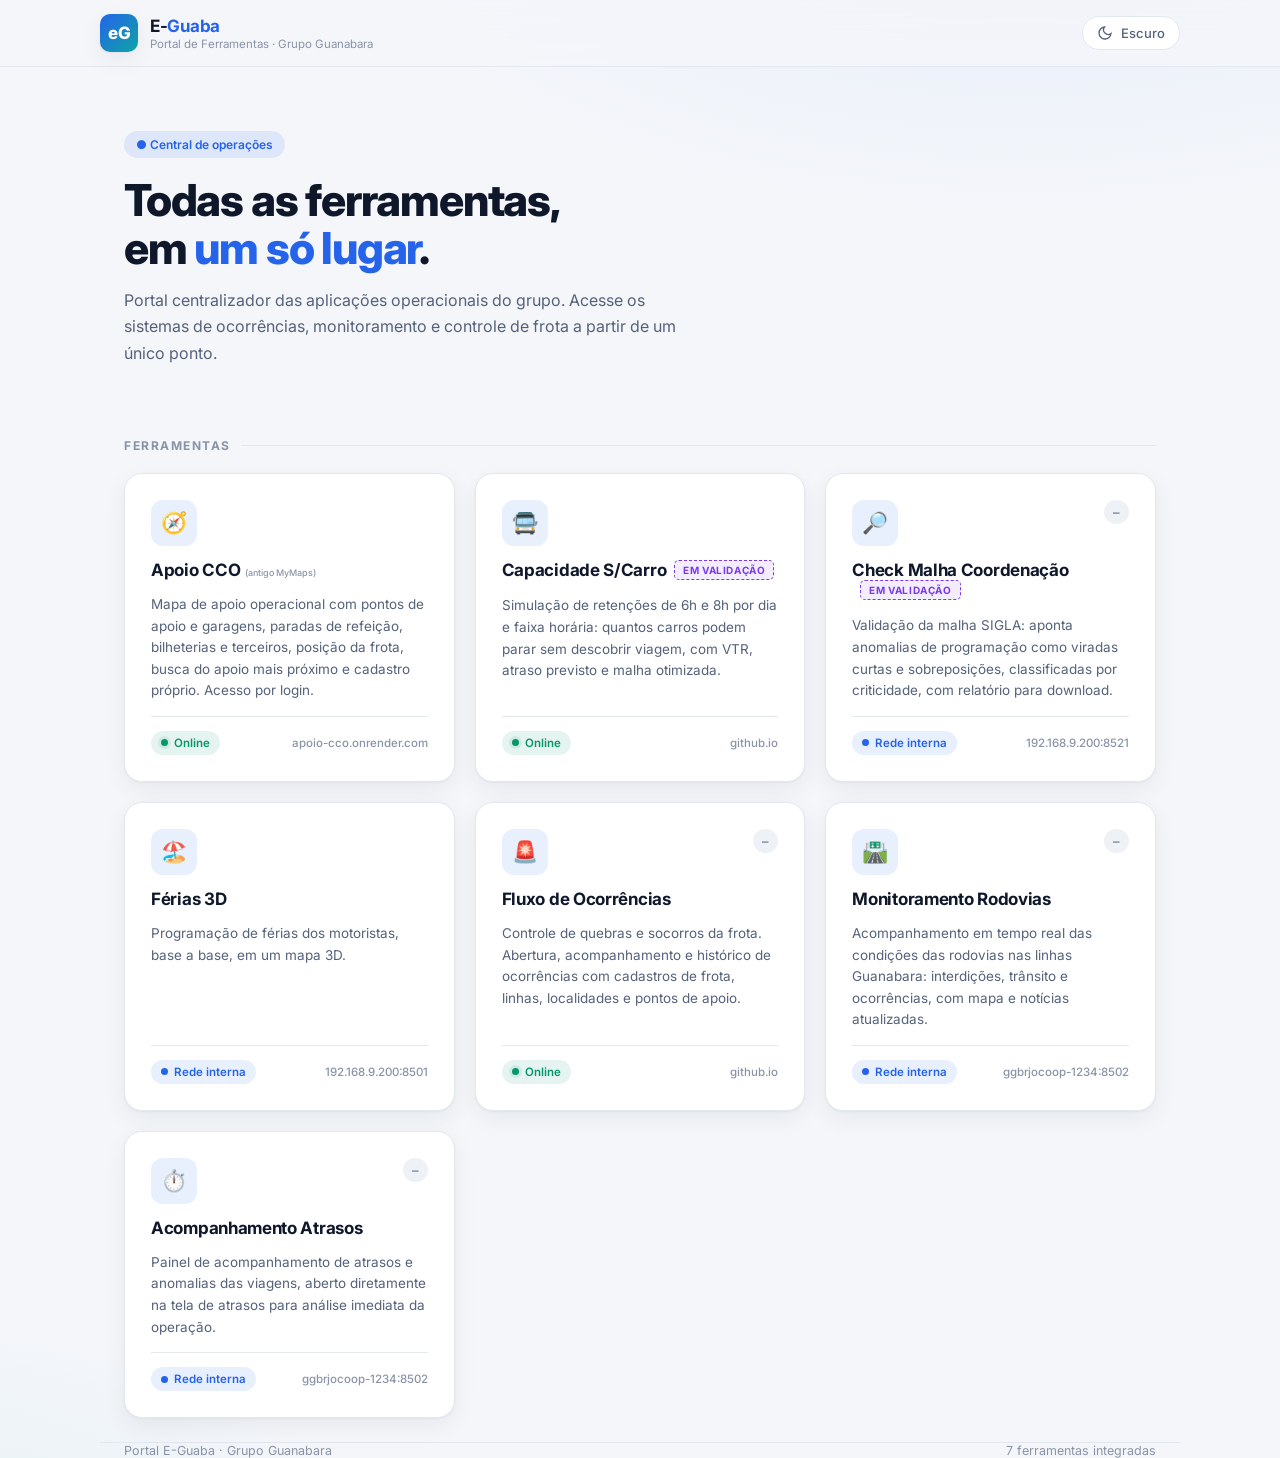
<file: eguaba.html>
<!DOCTYPE html>
<html lang="pt-BR" data-theme="light">
<head>
<meta charset="UTF-8">
<meta name="viewport" content="width=device-width, initial-scale=1.0">
<title>Portal E-Guaba</title>
<link rel="preconnect" href="https://fonts.googleapis.com">
<link rel="preconnect" href="https://fonts.gstatic.com" crossorigin>
<link href="https://fonts.googleapis.com/css2?family=Inter:wght@400;500;600;700;800&display=swap" rel="stylesheet">
<style>
  :root {
    --bg: #f4f6fa;
    --bg-gradient: radial-gradient(1200px 600px at 80% -10%, rgba(37,99,235,.08), transparent 60%),
                   radial-gradient(900px 500px at -10% 110%, rgba(14,165,164,.07), transparent 60%);
    --surface: #ffffff;
    --surface-2: #eef1f6;
    --border: #e3e8f0;
    --text: #0f172a;
    --text-2: #55627a;
    --text-3: #8a94a8;
    --accent: #2563eb;
    --accent-soft: rgba(37,99,235,.10);
    --shadow: 0 1px 2px rgba(15,23,42,.04), 0 8px 24px rgba(15,23,42,.06);
    --shadow-hover: 0 4px 12px rgba(15,23,42,.08), 0 16px 40px rgba(15,23,42,.12);
    --online: #059669;
    --online-soft: rgba(5,150,105,.10);
    --local: #b45309;
    --local-soft: rgba(180,83,9,.10);
    --wip: #7c3aed;
    --wip-soft: rgba(124,58,237,.09);
  }
  [data-theme="dark"] {
    --bg: #0b1020;
    --bg-gradient: radial-gradient(1200px 600px at 80% -10%, rgba(59,130,246,.12), transparent 60%),
                   radial-gradient(900px 500px at -10% 110%, rgba(20,184,166,.08), transparent 60%);
    --surface: #121a30;
    --surface-2: #1a2440;
    --border: #232f4e;
    --text: #eef2fa;
    --text-2: #9fabc4;
    --text-3: #67748f;
    --accent: #60a5fa;
    --accent-soft: rgba(96,165,250,.12);
    --shadow: 0 1px 2px rgba(0,0,0,.25), 0 8px 24px rgba(0,0,0,.35);
    --shadow-hover: 0 4px 12px rgba(0,0,0,.35), 0 20px 48px rgba(0,0,0,.5);
    --online: #34d399;
    --online-soft: rgba(52,211,153,.12);
    --local: #fbbf24;
    --local-soft: rgba(251,191,36,.12);
    --wip: #c4b5fd;
    --wip-soft: rgba(167,139,250,.14);
  }
  * { margin: 0; padding: 0; box-sizing: border-box; }
  html { scroll-behavior: smooth; }
  body {
    font-family: 'Inter', system-ui, -apple-system, sans-serif;
    background: var(--bg);
    background-image: var(--bg-gradient);
    color: var(--text);
    min-height: 100vh;
    transition: background .3s, color .3s;
  }

  .container { max-width: 1080px; margin: 0 auto; padding: 0 24px; }

  /* Header */
  header {
    position: sticky; top: 0; z-index: 10;
    backdrop-filter: blur(12px);
    -webkit-backdrop-filter: blur(12px);
    background: color-mix(in srgb, var(--bg) 75%, transparent);
    border-bottom: 1px solid var(--border);
  }
  .header-inner {
    display: flex; align-items: center; justify-content: space-between;
    padding: 14px 0;
  }
  .brand { display: flex; align-items: center; gap: 12px; }
  .brand-mark {
    width: 38px; height: 38px; border-radius: 10px;
    background: linear-gradient(135deg, var(--accent), #0ea5a4);
    display: grid; place-items: center;
    color: #fff; font-weight: 800; font-size: 17px;
    letter-spacing: -.5px;
    box-shadow: var(--shadow);
  }
  .brand-name { font-weight: 700; font-size: 17px; letter-spacing: -.3px; }
  .brand-name span { color: var(--accent); }
  .brand-sub { font-size: 11.5px; color: var(--text-3); margin-top: 1px; }

  .theme-toggle {
    display: flex; align-items: center; gap: 8px;
    background: var(--surface); border: 1px solid var(--border);
    border-radius: 99px; padding: 8px 14px;
    cursor: pointer; color: var(--text-2);
    font-family: inherit; font-size: 13px; font-weight: 500;
    transition: all .2s;
  }
  .theme-toggle:hover { color: var(--text); border-color: var(--accent); }
  .theme-toggle svg { width: 16px; height: 16px; }

  /* Hero */
  .hero { padding: 64px 0 40px; }
  .hero-badge {
    display: inline-flex; align-items: center; gap: 6px;
    font-size: 12px; font-weight: 600; color: var(--accent);
    background: var(--accent-soft);
    padding: 6px 12px; border-radius: 99px;
    margin-bottom: 18px;
  }
  .hero h1 {
    font-size: clamp(30px, 5vw, 44px);
    font-weight: 800; letter-spacing: -1.2px; line-height: 1.1;
  }
  .hero h1 em { font-style: normal; color: var(--accent); }
  .hero p {
    margin-top: 14px; max-width: 560px;
    color: var(--text-2); font-size: 16px; line-height: 1.65;
  }

  /* Section label */
  .section-label {
    display: flex; align-items: center; gap: 10px;
    font-size: 12px; font-weight: 700; letter-spacing: 1.5px;
    text-transform: uppercase; color: var(--text-3);
    margin: 32px 0 20px;
  }
  .section-label::after { content: ""; flex: 1; height: 1px; background: var(--border); }

  /* Cards grid */
  .grid {
    display: grid;
    grid-template-columns: repeat(auto-fill, minmax(300px, 1fr));
    gap: 20px;
    padding-bottom: 24px;
  }
  .card {
    position: relative;
    background: var(--surface);
    border: 1px solid var(--border);
    border-radius: 18px;
    padding: 26px;
    display: flex; flex-direction: column; gap: 14px;
    box-shadow: var(--shadow);
    transition: transform .25s, box-shadow .25s, border-color .25s;
    text-decoration: none; color: inherit;
  }
  a.card:hover {
    transform: translateY(-4px);
    box-shadow: var(--shadow-hover);
    border-color: var(--accent);
  }
  .card-top { display: flex; align-items: flex-start; justify-content: space-between; }
  .card-icon {
    width: 46px; height: 46px; border-radius: 12px;
    display: grid; place-items: center;
    font-size: 21px;
    background: var(--accent-soft);
  }
  .card h3 { font-size: 17px; font-weight: 700; letter-spacing: -.3px; }
  .nota {
    margin-left: 5px;
    font-size: 9px; font-weight: 500;
    color: var(--text-3);
    letter-spacing: 0;
    vertical-align: baseline;
  }
  .tag-wip {
    display: inline-block; vertical-align: middle;
    margin-left: 8px; transform: translateY(-1px);
    font-size: 10px; font-weight: 700;
    letter-spacing: .6px; text-transform: uppercase;
    padding: 3px 8px; border-radius: 5px;
    color: var(--wip); background: var(--wip-soft);
    border: 1px dashed currentColor;
  }
  .card p { font-size: 13.5px; color: var(--text-2); line-height: 1.6; flex: 1; }
  .card-footer {
    display: flex; align-items: center; justify-content: space-between;
    padding-top: 14px; border-top: 1px solid var(--border);
  }
  .badge {
    display: inline-flex; align-items: center; gap: 6px;
    font-size: 11.5px; font-weight: 600;
    padding: 5px 10px; border-radius: 99px;
  }
  .badge .dot { width: 7px; height: 7px; border-radius: 50%; }
  .badge.online { color: var(--online); background: var(--online-soft); }
  .badge.online .dot { background: var(--online); box-shadow: 0 0 0 3px var(--online-soft); }
  .badge.local { color: var(--local); background: var(--local-soft); }
  .badge.local .dot { background: var(--local); }
  .badge.intranet { color: var(--accent); background: var(--accent-soft); }
  .badge.intranet .dot { background: var(--accent); }
  .card-host { font-size: 11.5px; color: var(--text-3); font-weight: 500; }
  /* Contador dinâmico (canto superior direito do card) */
  .metric-chip {
    display: inline-flex; align-items: baseline; gap: 4px;
    font-size: 11px; font-weight: 600;
    padding: 4px 9px; border-radius: 99px;
    background: var(--surface-2); color: var(--text-3);
    white-space: nowrap;
    transition: background .3s, color .3s;
  }
  .metric-chip .num {
    font-size: 13px; font-weight: 700;
    font-variant-numeric: tabular-nums;
  }
  .metric-chip.alert { background: var(--local-soft); color: var(--local); }
  .metric-chip.zero { background: var(--online-soft); color: var(--online); }
  .card.disabled { cursor: default; }
  .card.disabled:hover { transform: none; }

  /* Footer */
  footer {
    border-top: 1px solid var(--border);
    padding: 28px 0 36px;
    display: flex; align-items: center; justify-content: space-between;
    flex-wrap: wrap; gap: 10px;
    color: var(--text-3); font-size: 12.5px;
  }

  @media (max-width: 560px) {
    .hero { padding: 44px 0 28px; }
    .brand-sub { display: none; }
  }
</style>
</head>
<body>

<header>
  <div class="container header-inner">
    <div class="brand">
      <div class="brand-mark">eG</div>
      <div>
        <div class="brand-name">E-<span>Guaba</span></div>
        <div class="brand-sub">Portal de Ferramentas · Grupo Guanabara</div>
      </div>
    </div>
    <button class="theme-toggle" id="themeToggle" aria-label="Alternar tema">
      <svg id="themeIcon" viewBox="0 0 24 24" fill="none" stroke="currentColor" stroke-width="2" stroke-linecap="round"></svg>
      <span id="themeLabel">Escuro</span>
    </button>
  </div>
</header>

<main class="container">
  <section class="hero">
    <div class="hero-badge">● Central de operações</div>
    <h1>Todas as ferramentas,<br>em <em>um só lugar</em>.</h1>
    <p>Portal centralizador das aplicações operacionais do grupo. Acesse os sistemas de ocorrências, monitoramento e controle de frota a partir de um único ponto.</p>
  </section>

  <div class="section-label">Ferramentas</div>
  <div class="grid" id="toolsGrid"></div>
</main>

<footer class="container">
  <span>Portal E-Guaba · Grupo Guanabara</span>
  <span id="toolCount"></span>
</footer>

<script>
  // ── Ferramentas ──────────────────────────────────────────────
  // Para adicionar uma nova ferramenta ao portal, basta incluir
  // um novo objeto neste array. Nada mais precisa ser alterado.
  const TOOLS = [
    {
      name: "Apoio CCO",
      nota: "(antigo MyMaps)",
      icon: "🧭",
      description: "Mapa de apoio operacional com pontos de apoio e garagens, paradas de refeição, bilheterias e terceiros, posição da frota, busca do apoio mais próximo e cadastro próprio. Acesso por login.",
      url: "https://apoio-cco.onrender.com/",
      host: "apoio-cco.onrender.com",
      status: "online"
    },
    {
      name: "Capacidade S/Carro",
      icon: "🚍",
      description: "Simulação de retenções de 6h e 8h por dia e faixa horária: quantos carros podem parar sem descobrir viagem, com VTR, atraso previsto e malha otimizada.",
      url: "https://danielmvr.github.io/fluxoOcor/caps",
      host: "github.io",
      status: "online",
      tag: "Em validação"
    },
    {
      name: "Check Malha Coordenação",
      icon: "🔎",
      description: "Validação da malha SIGLA: aponta anomalias de programação como viradas curtas e sobreposições, classificadas por criticidade, com relatório para download.",
      url: "http://192.168.9.200:8521",
      host: "192.168.9.200:8521",
      status: "intranet",
      tag: "Em validação",
      metric: { id: "m-anomalias", singular: "anomalia", plural: "anomalias" }
    },
    {
      name: "Férias 3D",
      icon: "🏖️",
      description: "Programação de férias dos motoristas, base a base, em um mapa 3D.",
      url: "http://192.168.9.200:8501",
      host: "192.168.9.200:8501",
      status: "intranet"
    },
    {
      name: "Fluxo de Ocorrências",
      icon: "🚨",
      description: "Controle de quebras e socorros da frota. Abertura, acompanhamento e histórico de ocorrências com cadastros de frota, linhas, localidades e pontos de apoio.",
      url: "https://danielmvr.github.io/fluxoOcor/",
      host: "github.io",
      status: "online",
      metric: { id: "m-ocorrencias", singular: "ativa", plural: "ativas" }
    },
    {
      name: "Monitoramento Rodovias",
      icon: "🛣️",
      description: "Acompanhamento em tempo real das condições das rodovias nas linhas Guanabara: interdições, trânsito e ocorrências, com mapa e notícias atualizadas.",
      url: "http://ggbrjocoop-1234:8502/",
      host: "ggbrjocoop-1234:8502",
      status: "intranet",
      metric: { id: "m-interdicoes", singular: "interdição", plural: "interdições" }
    },
    {
      name: "Acompanhamento Atrasos",
      icon: "⏱️",
      description: "Painel de acompanhamento de atrasos e anomalias das viagens, aberto diretamente na tela de atrasos para análise imediata da operação.",
      url: "http://ggbrjocoop-1234:8502/?view=atrasos",
      host: "ggbrjocoop-1234:8502",
      status: "intranet",
      metric: { id: "m-atrasos", singular: "atraso", plural: "atrasos" }
    }
  ];

  const grid = document.getElementById("toolsGrid");

  grid.innerHTML = TOOLS.map(t => {
    const BADGES = {
      online: '<span class="badge online"><span class="dot"></span>Online</span>',
      intranet: '<span class="badge intranet"><span class="dot"></span>Rede interna</span>',
      local: '<span class="badge local"><span class="dot"></span>Ferramenta local</span>'
    };
    const badge = BADGES[t.status] || BADGES.local;
    const chip = t.metric
      ? `<span class="metric-chip" id="${t.metric.id}" title="Carregando..."><span class="num">–</span></span>`
      : "";
    const tag = t.tag
      ? `<span class="tag-wip" title="Ferramenta em processo de validação">${t.tag}</span>`
      : "";
    const nota = t.nota ? `<span class="nota">${t.nota}</span>` : "";
    const inner = `
      <div class="card-top"><div class="card-icon">${t.icon}</div>${chip}</div>
      <h3>${t.name}${nota}${tag}</h3>
      <p>${t.description}</p>
      <div class="card-footer">${badge}<span class="card-host">${t.host}</span></div>`;
    return t.url
      ? `<a class="card" href="${t.url}" target="_blank" rel="noopener">${inner}</a>`
      : `<div class="card disabled">${inner}</div>`;
  }).join("");

  document.getElementById("toolCount").textContent =
    TOOLS.length + " ferramenta" + (TOOLS.length !== 1 ? "s" : "") + " integradas";

  // ── Tema claro/escuro ────────────────────────────────────────
  const ICONS = {
    moon: '<path d="M21 12.79A9 9 0 1 1 11.21 3 7 7 0 0 0 21 12.79z"/>',
    sun: '<circle cx="12" cy="12" r="5"/><path d="M12 1v2M12 21v2M4.22 4.22l1.42 1.42M18.36 18.36l1.42 1.42M1 12h2M21 12h2M4.22 19.78l1.42-1.42M18.36 5.64l1.42-1.42"/>'
  };
  const root = document.documentElement;
  const icon = document.getElementById("themeIcon");
  const label = document.getElementById("themeLabel");

  function applyTheme(theme) {
    root.setAttribute("data-theme", theme);
    icon.innerHTML = theme === "light" ? ICONS.moon : ICONS.sun;
    label.textContent = theme === "light" ? "Escuro" : "Claro";
    try { localStorage.setItem("eguaba-theme", theme); } catch (e) {}
  }

  let saved = null;
  try { saved = localStorage.getItem("eguaba-theme"); } catch (e) {}
  applyTheme(saved || (window.matchMedia("(prefers-color-scheme: dark)").matches ? "dark" : "light"));

  document.getElementById("themeToggle").addEventListener("click", () => {
    applyTheme(root.getAttribute("data-theme") === "light" ? "dark" : "light");
  });

  // ── Contadores em tempo real ─────────────────────────────────
  // Fluxo de Ocorrências: consulta direta ao banco online (Supabase),
  // a mesma fonte que o app usa no modo compartilhado.
  // Rodovias e Atrasos: iframe oculto em ?view=resumo (postMessage).
  const SUPABASE = {
    url: "https://kmjtuoapmfgoxvtulhtr.supabase.co",
    anonKey: "eyJhbGciOiJIUzI1NiIsInR5cCI6IkpXVCJ9.eyJpc3MiOiJzdXBhYmFzZSIsInJlZiI6ImttanR1b2FwbWZnb3h2dHVsaHRyIiwicm9sZSI6ImFub24iLCJpYXQiOjE3ODE1MzMyMzMsImV4cCI6MjA5NzEwOTIzM30.RpFObETVrakfmCSWXulJ9OWz4TWlm4ESQ7HKaa9kbPM"
  };
  const FEEDS = [
    { id: "feed-rodo", src: "http://ggbrjocoop-1234:8502/?view=resumo&embed=true" },
    { id: "feed-malha", src: "http://192.168.9.200:8521/?view=resumo&embed=true" }
  ];
  const REFRESH_MIN = 5;      // recarrega os iframes a cada 5 minutos
  const POLL_OCOR_SEG = 30;   // consulta as ocorrências a cada 30 segundos

  // O Streamlit entrega o postMessage a partir de um quadro sandbox, cuja origem
  // é "null". Então a mensagem é validada por um token sorteado a cada carga da
  // página e enviado na URL do quadro: só responde quem o portal chamou.
  const TOKEN = (crypto.randomUUID && crypto.randomUUID()) ||
                Math.random().toString(36).slice(2) + Date.now().toString(36);

  function setChip(id, valor, m) {
    const el = document.getElementById(id);
    if (!el) return;
    if (valor === null || valor === undefined) {
      el.innerHTML = '<span class="num">–</span>';
      el.className = "metric-chip";
      el.title = "Dado indisponível no momento";
      return;
    }
    const label = valor === 1 ? m.singular : m.plural;
    el.innerHTML = `<span class="num">${valor}</span> ${label}`;
    el.className = "metric-chip " + (valor > 0 ? "alert" : "zero");
    el.title = "Atualizado às " + new Date().toLocaleTimeString("pt-BR",
      { hour: "2-digit", minute: "2-digit" });
  }

  const M = Object.fromEntries(TOOLS.filter(t => t.metric).map(t => [t.metric.id, t.metric]));

  window.addEventListener("message", ev => {
    const d = ev.data;
    if (!d || d.type !== "eguaba:resumo" || d.token !== TOKEN) return;
    if (d.app === "rodovias") {
      setChip("m-interdicoes", d.interdicoes, M["m-interdicoes"]);
      setChip("m-atrasos", d.atrasos, M["m-atrasos"]);
    } else if (d.app === "checkmalha") {
      setChip("m-anomalias", d.anomalias, M["m-anomalias"]);
    }
  });

  // Ocorrências ativas: contagem online (status diferente de "finalizada").
  async function buscarOcorrencias() {
    try {
      const r = await fetch(
        SUPABASE.url + "/rest/v1/ocorrencias?select=id&status=neq.finalizada",
        { headers: {
            apikey: SUPABASE.anonKey,
            Authorization: "Bearer " + SUPABASE.anonKey,
            Prefer: "count=exact"
        } });
      if (!r.ok) throw new Error(r.status);
      const faixa = r.headers.get("content-range");   // ex.: "0-0/1"
      const total = faixa && faixa.includes("/")
        ? parseInt(faixa.split("/")[1], 10)
        : (await r.json()).length;
      setChip("m-ocorrencias", Number.isFinite(total) ? total : null, M["m-ocorrencias"]);
    } catch (e) {
      setChip("m-ocorrencias", null, M["m-ocorrencias"]);
    }
  }
  buscarOcorrencias();
  setInterval(buscarOcorrencias, POLL_OCOR_SEG * 1000);
  document.addEventListener("visibilitychange", () => {
    if (!document.hidden) buscarOcorrencias();
  });

  function montarFeeds() {
    for (const f of FEEDS) {
      let ifr = document.getElementById(f.id);
      if (!ifr) {
        ifr = document.createElement("iframe");
        ifr.id = f.id;
        ifr.setAttribute("aria-hidden", "true");
        ifr.setAttribute("tabindex", "-1");
        ifr.style.cssText =
          "position:absolute;width:1px;height:1px;opacity:0;pointer-events:none;border:0;left:-9999px;top:0;";
        document.body.appendChild(ifr);
      }
      ifr.src = f.src + (f.src.includes("?") ? "&" : "?") +
                "token=" + encodeURIComponent(TOKEN) + "&_ts=" + Date.now();
    }
  }
  montarFeeds();
  setInterval(montarFeeds, REFRESH_MIN * 60 * 1000);
</script>
</body>
</html>
</file>
